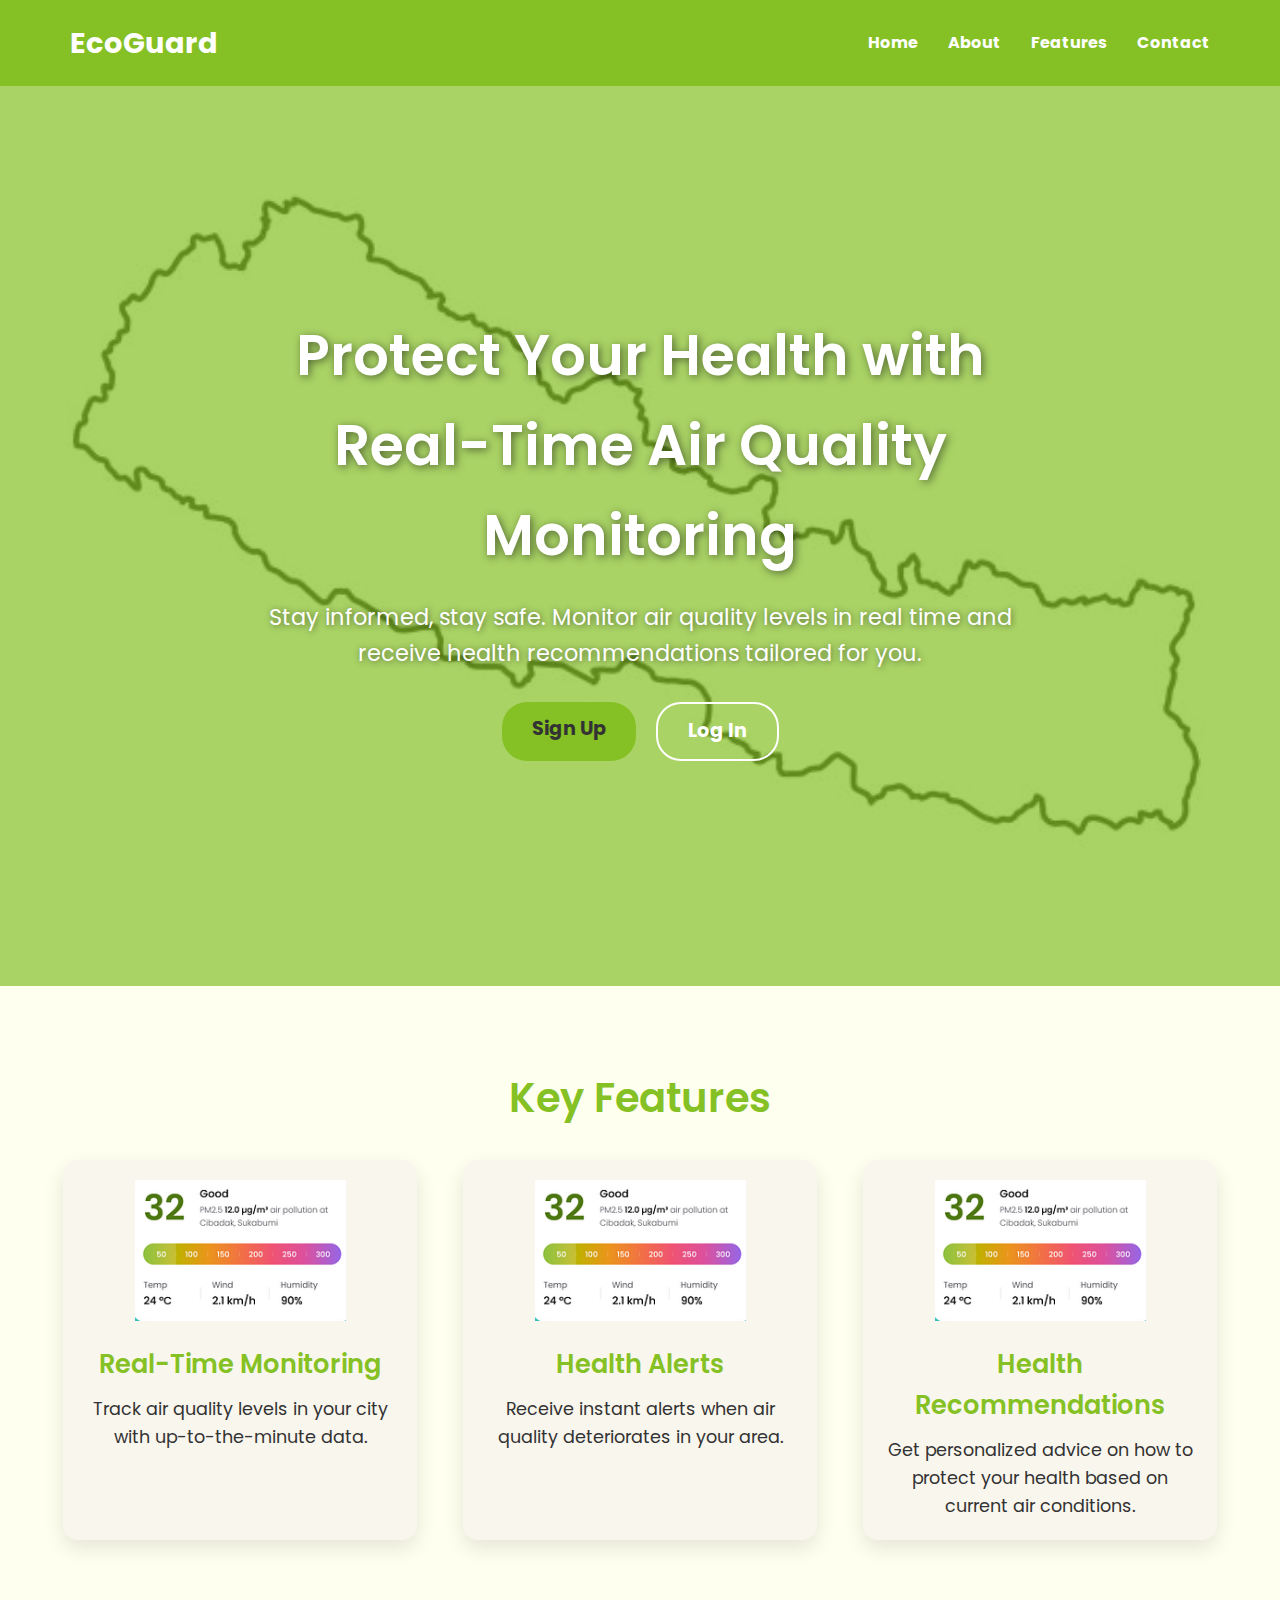
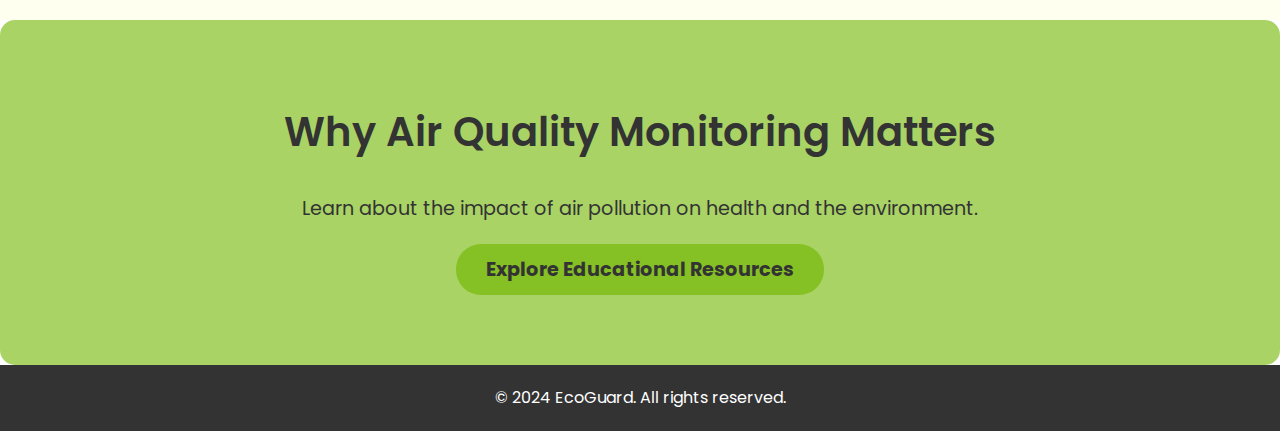
<file: landing/index.html>
<!DOCTYPE html>
<html lang="en">

<head>
    <meta charset="UTF-8">
    <meta name="viewport" content="width=device-width, initial-scale=1.0">
    <title>EcoGuard - Real-time Air Quality Monitoring</title>
    <link rel="stylesheet" href="styles.css">
    <link href="https://fonts.googleapis.com/css2?family=Poppins:wght@400;600&display=swap" rel="stylesheet">
</head>

<body>
    <!-- Navigation Bar -->
    <header>
        <nav class="navbar">
            <div class="logo">EcoGuard</div>
            <ul>
                <li><a href="#">Home</a></li>
                <li><a href="#">About</a></li>
                <li><a href="#">Features</a></li>
                <li><a href="#">Contact</a></li>
            </ul>
        </nav>
    </header>

    <!-- Landing Page Section -->
    <section class="welcome-banner">
        <div class="banner-overlay">
            <div class="banner-content">
                <h1>Protect Your Health with Real-Time Air Quality Monitoring</h1>
                <p>Stay informed, stay safe. Monitor air quality levels in real time and receive health recommendations
                    tailored for you.</p>
                <div class="cta-buttons">
                    <a href="#" class="btn primary">Sign Up</a>
                    <a href="#" class="btn secondary">Log In</a>
                </div>
            </div>
        </div>
    </section>

    <!-- Overview Section -->
    <section class="overview">
        <h2>Key Features</h2>
        <div class="feature-cards">
            <div class="card">
                <img src="realtime.png" alt="Real-Time Monitoring">
                <h3>Real-Time Monitoring</h3>
                <p>Track air quality levels in your city with up-to-the-minute data.</p>
            </div>
            <div class="card">
                <img src="realtime.png" alt="Health Alerts">
                <h3>Health Alerts</h3>
                <p>Receive instant alerts when air quality deteriorates in your area.</p>
            </div>
            <div class="card">
                <img src="realtime.png" alt="Health Recommendations">
                <h3>Health Recommendations</h3>
                <p>Get personalized advice on how to protect your health based on current air conditions.</p>
            </div>
        </div>
    </section>

    <!-- Educational Section -->
    <section class="education">
        <h2>Why Air Quality Monitoring Matters</h2>
        <p>Learn about the impact of air pollution on health and the environment.</p>
        <a href="#" class="btn primary">Explore Educational Resources</a>
    </section>

    <!-- Footer -->
    <footer>
        <p>&copy; 2024 EcoGuard. All rights reserved.</p>
    </footer>
</body>

</html>
</file>
<file: landing/styles.css>
/* Global Styles */
* {
    margin: 0;
    padding: 0;
    box-sizing: border-box;
}

body {
    font-family: 'Poppins', sans-serif;
    color: #333;
    line-height: 1.6;
}

a {
    text-decoration: none;
    color: inherit;
}

h1, h2, h3 {
    font-weight: 600;
}

img {
    max-width: 100%;
    height: auto;
}

header {
    background: #85C124;
    padding: 20px;
    text-align: center;
}

.navbar {
    display: flex;
    justify-content: space-between;
    align-items: center;
    padding: 0 50px;
}

.navbar .logo {
    font-size: 1.8rem;
    color: white;
    font-weight: 700;
}

.navbar ul {
    list-style: none;
    display: flex;
    gap: 30px;
}

.navbar ul li a {
    color: white;
    font-weight: bold;
    transition: color 0.3s ease;
}

.navbar ul li a:hover {
    color: #F7D300;
}

/* Landing Page Section */
.welcome-banner {
    background: url('bg.jpg') no-repeat center center/cover;
    height: 100vh;
    display: flex;
    align-items: center;
    justify-content: center;
    position: relative;
    color: white;
}

.banner-overlay {
    position: absolute;
    top: 0;
    left: 0;
    width: 100%;
    height: 100%;
    background: rgba(133, 193, 36, 0.7); /* Using #85C124 with transparency */
    display: flex;
    justify-content: center;
    align-items: center;
}

.welcome-banner .banner-content {
    text-align: center;
    max-width: 800px;
    padding: 20px;
}

.welcome-banner h1 {
    font-size: 3.5rem;
    margin-bottom: 20px;
    text-shadow: 2px 2px 8px rgba(0, 0, 0, 0.5);
}

.welcome-banner p {
    font-size: 1.4rem;
    margin-bottom: 30px;
    text-shadow: 1px 1px 6px rgba(0, 0, 0, 0.5);
}

.cta-buttons {
    display: flex;
    gap: 20px;
    justify-content: center;
}

.cta-buttons .btn {
    padding: 12px 30px;
    border-radius: 25px;
    font-size: 1.2rem;
    font-weight: bold;
    transition: all 0.3s ease;
    cursor: pointer;
}

.cta-buttons .btn.primary {
    background-color: #85C124;
    color: #333;
}

.cta-buttons .btn.secondary {
    background-color: transparent;
    border: 2px solid white;
    color: white;
}

.cta-buttons .btn.primary:hover {
    background-color: #D2C42C;
}

.cta-buttons .btn.secondary:hover {
    background-color: white;
    color: #85C124;
}

/* Overview Section */
.overview {
    padding: 80px 50px;
    background-color: #FFFFF0;
    text-align: center;
}

.overview h2 {
    font-size: 2.5rem;
    margin-bottom: 30px;
    color: #85C124;
}

.feature-cards {
    display: flex;
    justify-content: space-around;
    gap: 20px;
    margin-top: 30px;
}

.card {
    background-color: #F9F6EE;
    padding: 20px;
    border-radius: 15px;
    box-shadow: 0 8px 20px rgba(0, 0, 0, 0.1);
    width: 30%;
    text-align: center;
    transition: transform 0.3s ease;
}

.card:hover {
    transform: translateY(-10px);
}

.card h3 {
    margin-top: 15px;
    font-size: 1.6rem;
    color: #85C124;
}

.card p {
    margin-top: 10px;
    font-size: 1.1rem;
}

/* Educational Section */
.education {
    padding: 80px 50px;
    background-color: rgba(133, 193, 36, 0.7);
    color: #333;
    text-align: center;
    border-radius: 15px;
}

.education h2 {
    font-size: 2.5rem;
    margin-bottom: 30px;
}

.education p {
    font-size: 1.2rem;
    margin-bottom: 30px;
}

.education .btn {
    background-color: #85C124;
    padding: 12px 30px;
    border-radius: 25px;
    font-size: 1.2rem;
    font-weight: bold;
    transition: background-color 0.3s ease;
}

.education .btn:hover {
    background-color: #D3ED00;
}

/* Footer */
footer {
    background-color: #333;
    color: white;
    text-align: center;
    padding: 20px;
}
</file>
